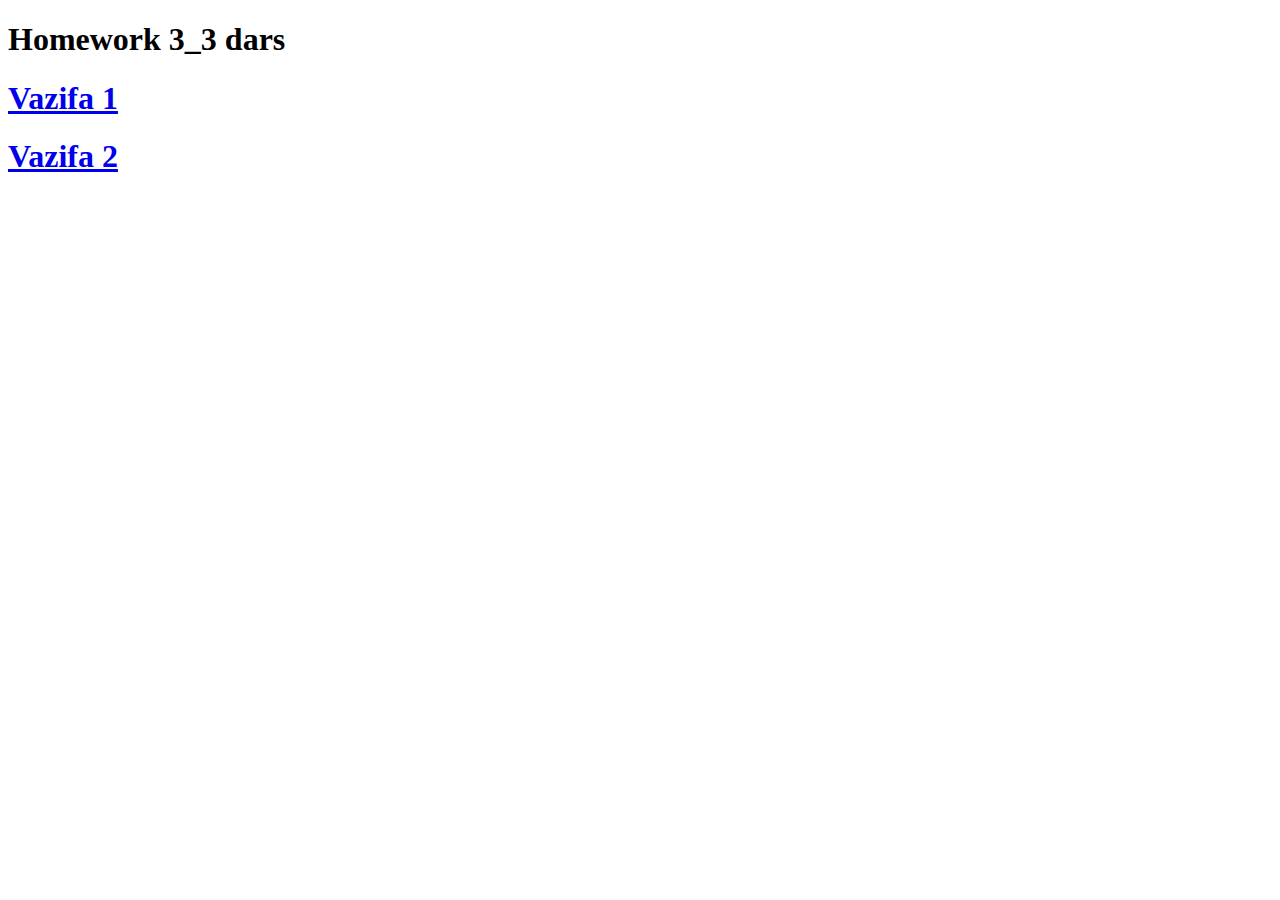
<file: index.html>
<!DOCTYPE html>
<html lang="en">

    <head>
        <meta charset="UTF-8">
        <meta name="viewport" content="width=device-width, initial-scale=1.0">
        <title>3-3</title>
    </head>

    <body>
        <h1>Homework 3_3 dars</h1>
        <a href="./v/v1.html">
            <h1>Vazifa 1</h1>
        </a>
        <a href="./v/v2.html">
            <h1>Vazifa 2</h1>
        </a>
    </body>

</html>
</file>
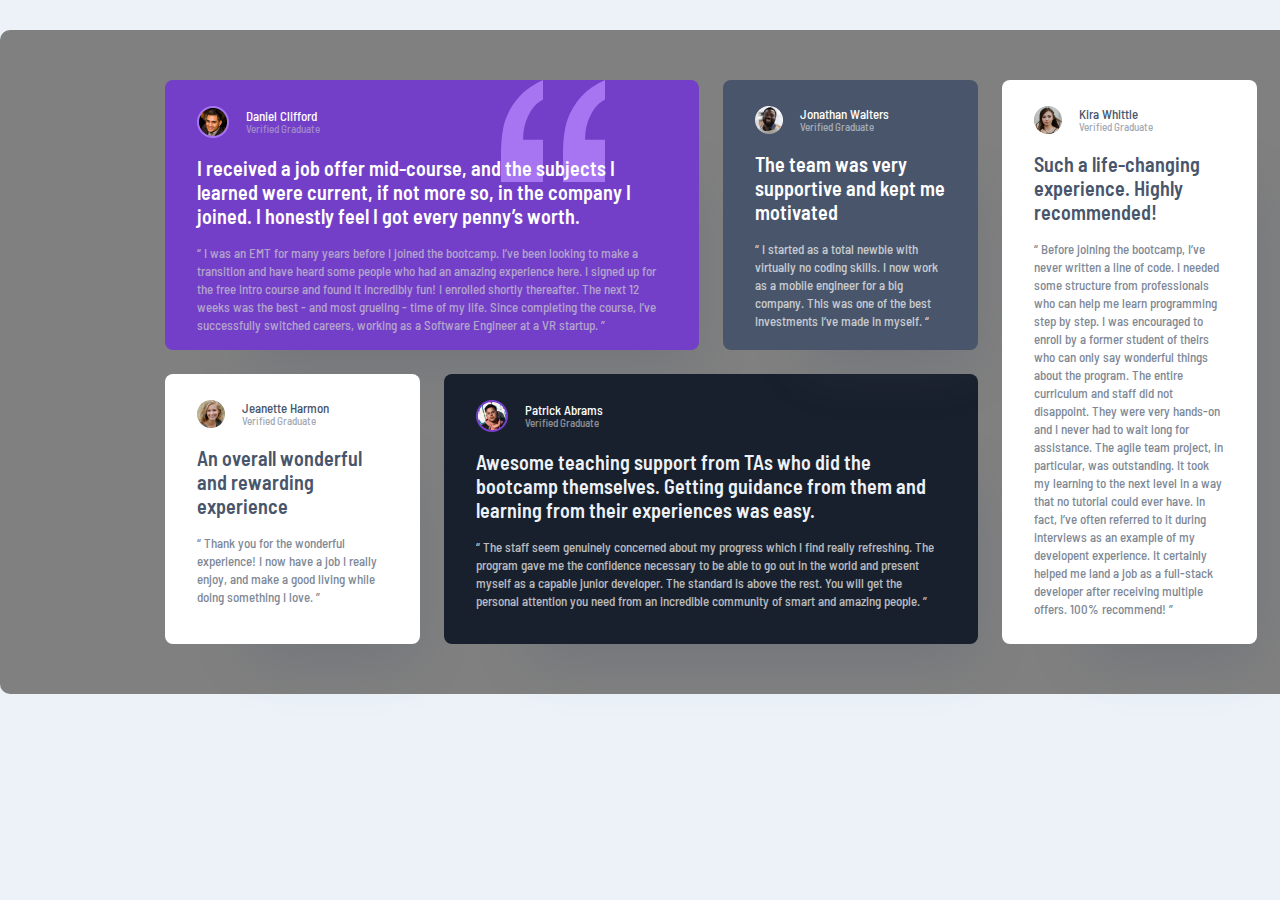
<file: v1.html>
<!DOCTYPE html>
<html lang="en">

    <head>
        <meta charset="UTF-8">
        <meta name="viewport" content="width=device-width, initial-scale=1.0">
        <title>v1</title>
        <link rel="stylesheet" href="v1.css">
    </head>

    <body>
        <div class="testimonial-grid">
            <div id="item-0">
                <div class="item-top">
                    <img class="item__item-0" src="./public/images/oval.png" alt="">
                    <div class="name-position">
                        <h3 class="item-item__1">Daniel Clifford</h3>
                        <p class="item-item__2">Verified Graduate</p>
                    </div>
                </div>
                <h2>
                    I received a job offer mid-course, and the subjects I learned were current, if not more so, in the
                    company I joined. I
                    honestly feel I got every penny’s worth.
                </h2>
                <p>
                    “ I was an EMT for many years before I joined the bootcamp. I’ve been looking to make a transition
                    and have heard some
                    people who had an amazing experience here. I signed up for the free intro course and found it
                    incredibly fun! I enrolled
                    shortly thereafter. The next 12 weeks was the best - and most grueling - time of my life. Since
                    completing the course,
                    I’ve successfully switched careers, working as a Software Engineer at a VR startup. ”
                </p>
            </div>
            <div id="item-1">
                <div class="item-top">
                    <img class="item__item-0" src="./public/images/oval1.png" alt="">
                    <div class="name-position">
                        <h3 class="item-item__1">Jeanette Harmon</h3>
                        <p class="item-item__2">Verified Graduate</p>
                    </div>

                </div>
                <h2>
                    An overall wonderful and rewarding experience
                </h2>
                <p>“ Thank you for the wonderful experience! I now have a job I really enjoy, and make a good living
                    while doing something
                    I love. ”</p>

            </div>
            <div id="item-2">
                <div class="item-top">
                    <img class="item__item-0" src="./public/images/oval2.png" alt="">
                    <div class="name-position">
                        <h3 class="item-item__1">Patrick Abrams</h3>
                        <p class="item-item__2">Verified Graduate</p>
                    </div>

                </div>
                <h2>
                    Awesome teaching support from TAs who did the bootcamp themselves. Getting guidance from them and
                    learning from their
                    experiences was easy.
                </h2>
                <p>“ The staff seem genuinely concerned about my progress which I find really refreshing. The program
                    gave me the
                    confidence necessary to be able to go out in the world and present myself as a capable junior
                    developer. The standard is
                    above the rest. You will get the personal attention you need from an incredible community of smart
                    and amazing people. ”</p>
            </div>
            <div id="item-3">
                <div class="item-top">
                    <img class="item__item-0" src="./public/images/oval3.png" alt="">
                    <div class="name-position">
                        <h3 class="item-item__1">Jonathan Walters</h3>
                        <p class="item-item__2">Verified Graduate</p>
                    </div>


                </div>
                <h2>
                    The team was very supportive and kept me motivated
                </h2>
                <p>“ I started as a total newbie with virtually no coding skills. I now work as a mobile engineer for a
                    big company. This
                    was one of the best investments I’ve made in myself. “</p>
            </div>
            <div id="item-4">
                <div class="item-top">
                    <img class="item__item-0" src="./public/images/oval4.png" alt="">
                    <div class="name-position">
                        <h3 class="item-item__1">Kira Whittle</h3>
                        <p class="item-item__2">Verified Graduate</p>
                    </div>

                </div>
                <h2>
                    Such a life-changing experience. Highly recommended!
                </h2>
                <p>
                    “ Before joining the bootcamp, I’ve never written a line of code. I needed some structure from
                    professionals who can
                    help me learn programming step by step. I was encouraged to enroll by a former student of theirs who
                    can only say
                    wonderful things about the program. The entire curriculum and staff did not disappoint. They were
                    very hands-on and I
                    never had to wait long for assistance. The agile team project, in particular, was outstanding. It
                    took my learning to
                    the next level in a way that no tutorial could ever have. In fact, I’ve often referred to it during
                    interviews as an
                    example of my developent experience. It certainly helped me land a job as a full-stack developer
                    after receiving
                    multiple offers. 100% recommend! ”
                </p>
            </div>

        </div>
    </body>

</html>
</file>
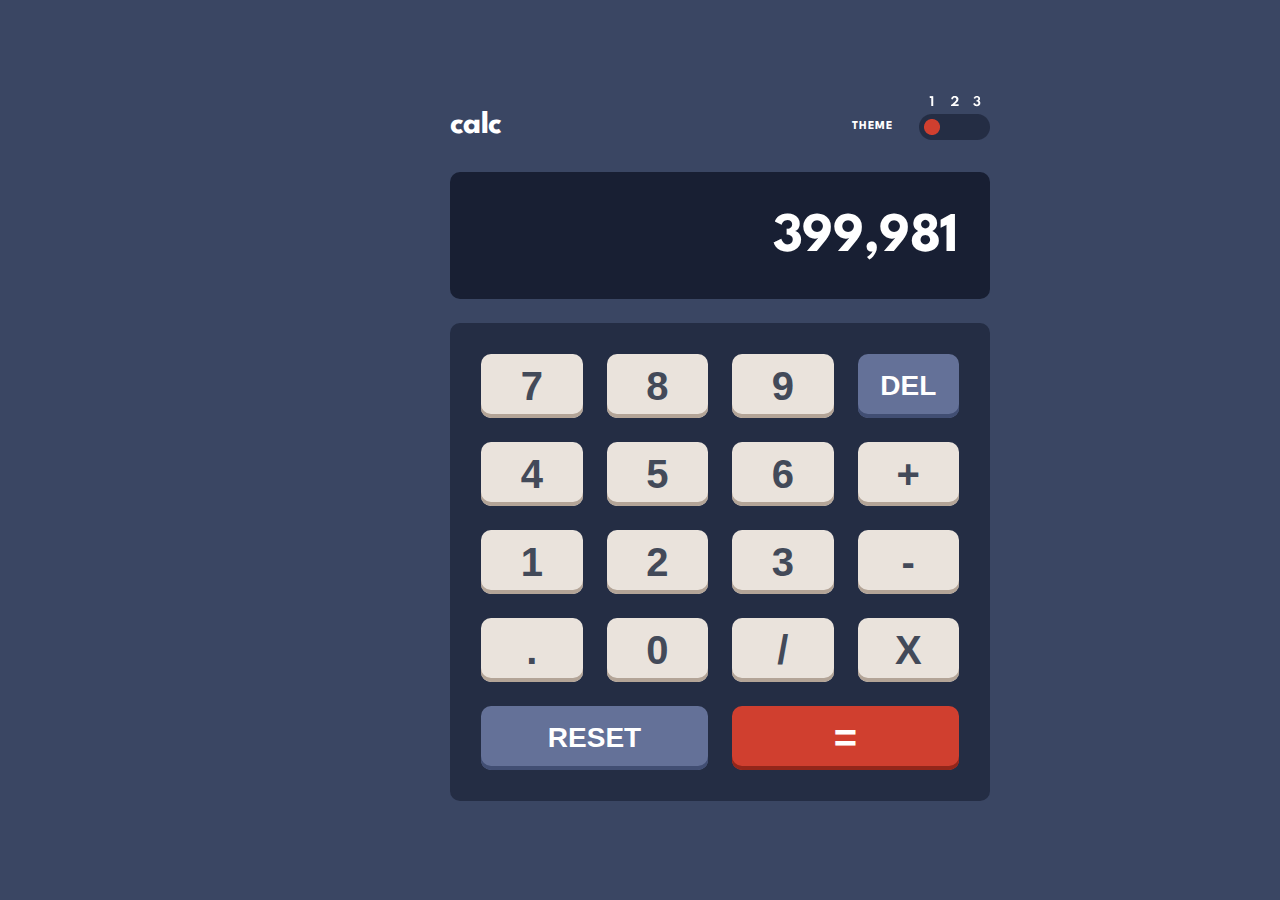
<file: v2.html>
<!DOCTYPE html>
<html lang="en">

    <head>
        <meta charset="UTF-8">
        <meta name="viewport" content="width=device-width, initial-scale=1.0">
        <title>v2</title>
        <link rel="preconnect" href="https://fonts.googleapis.com">
        <link rel="preconnect" href="https://fonts.gstatic.com" crossorigin>
        <link href="https://fonts.googleapis.com/css2?family=League+Spartan:wght@700&display=swap" rel="stylesheet">
        <link rel="stylesheet" href="v2.css">
    </head>

    <body>
        <div class="calc-top container">
            <h1>calc</h1>
            <div>
                <p>THEME</p> <img src="./public/images/calc-top.png" alt="">
            </div>
        </div>
        <div class="calc-panel container">
            <span>399,981</span>
        </div>
        <div class="calc-buttons">
            <button class="btn number">7</button>
            <button class="btn number">8</button>
            <button class="btn number">9</button>
            <button class="btn delete">Del</button>
            <button class="btn number">4</button>
            <button class="btn number">5</button>
            <button class="btn number">6</button>
            <button class="btn operator">+ </button>
            <button class="btn number">1</button>
            <button class="btn number">2</button>
            <button class="btn number">3</button>
            <button class="btn operator">-</button>
            <button class="btn decimal">.</button>
            <button class="btn number">0</button>
            <button class="btn operator">/ </button>
            <button class="btn operator">x </button>
            <button class="btn reset span-2">Reset</button>
            <button class="btn equal span-2">=</button>
        </div>
    </body>

</html>
</file>
<file: v1.css>
@import url("https://fonts.googleapis.com/css2?family=Barlow+Semi+Condensed:wght@400;500;600&display=swap");

* {
  margin: 0;
  padding: 0;
  box-sizing: border-box;
}

body {
  font-family: "Barlow Semi Condensed", sans-serif;
  width: 1440px;
  margin: 0 auto;
  background: #ecf2f8;
}

.testimonial-grid {
  margin-top: 30px;
  padding: 50px 165px;
  display: grid;
  grid-template-rows: 270px 270px;
  grid-template-columns: 255px 255px 255px 255px;
  gap: 24px;
  background-color: grey;
  border-radius: 10px;
}

.testimonial-grid > div {
  border-radius: 8px;
  padding: 26px 32px 32px 32px;
  box-shadow: 40px 60px 50px -47px rgba(72, 85, 106, 0.25);
}

h2 {
  margin-top: 18px;
  font-size: 20px;
  font-weight: 600;
}

.testimonial-grid > div > p {
  margin-top: 16px;
  font-size: 13px;
  font-weight: 500;
  line-height: 18px;
  opacity: 0.7;
}

#item-0 {
  grid-row: 1/2;
  /*dan gacha*/
  grid-column: 1/3;
  background: url(./public/images/item-0_bg.svg) no-repeat top right, #733fc8;
  background-position-x: 336px;
  /* grid-row-start: 1;
                grid-column-start: 1;
                grid-row-end: 2;
                grid-column-end: 3; */
}

#item-1 {
  grid-row: 2/3;
  grid-column: 1/2;
  background: #fff;
}

#item-2 {
  grid-row: 2/3;
  grid-column: 2/4;
  background: #19202d;
}

#item-3 {
  grid-row: 1/2;
  grid-column: 3/4;
  background: #48556a;
}

#item-4 {
  grid-row: 1/3;
  grid-column: 4/5;
  background: #fff;
}

.item-top {
  color: #fff;
  display: flex;
  gap: 17px;
  align-items: center;
}

.item-item__1 {
  font-size: 13px;
  font-weight: 500;
  line-height: 13px;
}

.item-item__2 {
  font-size: 11px;
  font-weight: 500;
  line-height: 11px;
  opacity: 0.5;
}

#item-1 .item-item__1,
#item-4 .item-item__1 {
  color: #48556a;
}

#item-1 h2,
#item-1 p,
#item-4 h2,
#item-4 p {
  color: #48556a;
}

#item-0 p {
  color: #cfcfcf;
}

#item-2 h2 {
  color: #ecf2f8;
}

#item-0 h2,
#item-2 p,
#item-3 h2,
#item-3 p {
  color: #fff;
}
</file>
<file: v2.css>
* {
  margin: 0;
  padding: 0;
  box-sizing: border-box;
}

body {
  font-family: "League Spartan", sans-serif;
  margin: 0 auto;
  width: 1440px;
  height: 900px;
  padding: 96px 450px;
  background: #3a4663;
}
button {
  border: none;
  font-weight: 700;
}
.container {
  width: 540px;
}
h1 {
  color: #fff;
  font-size: 32px;
  font-weight: 700;
  letter-spacing: -0.533px;
}
.calc-top {
  display: flex;
  height: 44px;
  justify-content: space-between;
  align-items: flex-end;
  margin-bottom: 32px;
}
.calc-top p {
  margin-top: 25px;
  color: #fff;
  font-size: 12px;
  font-weight: 700;
  letter-spacing: 1px;
}

.calc-top div {
  display: flex;
  gap: 26px;
}
.calc-panel {
  padding: 40px 32px 36px 323px;
  border-radius: 10px;
  background: #181f33;
  margin-bottom: 24px;
}
.calc-panel span {
  color: #fff;
  font-size: 56px;
  font-weight: 700;
  letter-spacing: -0.933px;
}
.calc-buttons {
  padding: 31px;
  display: grid;
  grid-template-columns: repeat(4, 1fr);
  gap: 24px;
  border-radius: 10px;
  background: #242d44;
}

.calc-buttons .btn {
  height: 64px;
  display: flex;
  justify-content: center;
  align-items: center;
  border-radius: 10px;
  background: #eae3dc;
  color: #434a59;
  font-size: 40px;
  text-transform: uppercase;
  box-shadow: 0px -4px 0px 0px #b3a497 inset;
}

.calc-buttons :is(.delete, .reset) {
  background: #647198;
  color: #fff;
  font-size: 28px;
  box-shadow: 0px -4px 0px 0px #414e73 inset;
}

.calc-buttons .equal {
  background: #d03f2f;
  color: #fff;
  box-shadow: 0px -4px 0px 0px #93261a inset;
}

.calc-buttons .span-2 {
  grid-column: span 2;
}
</file>
